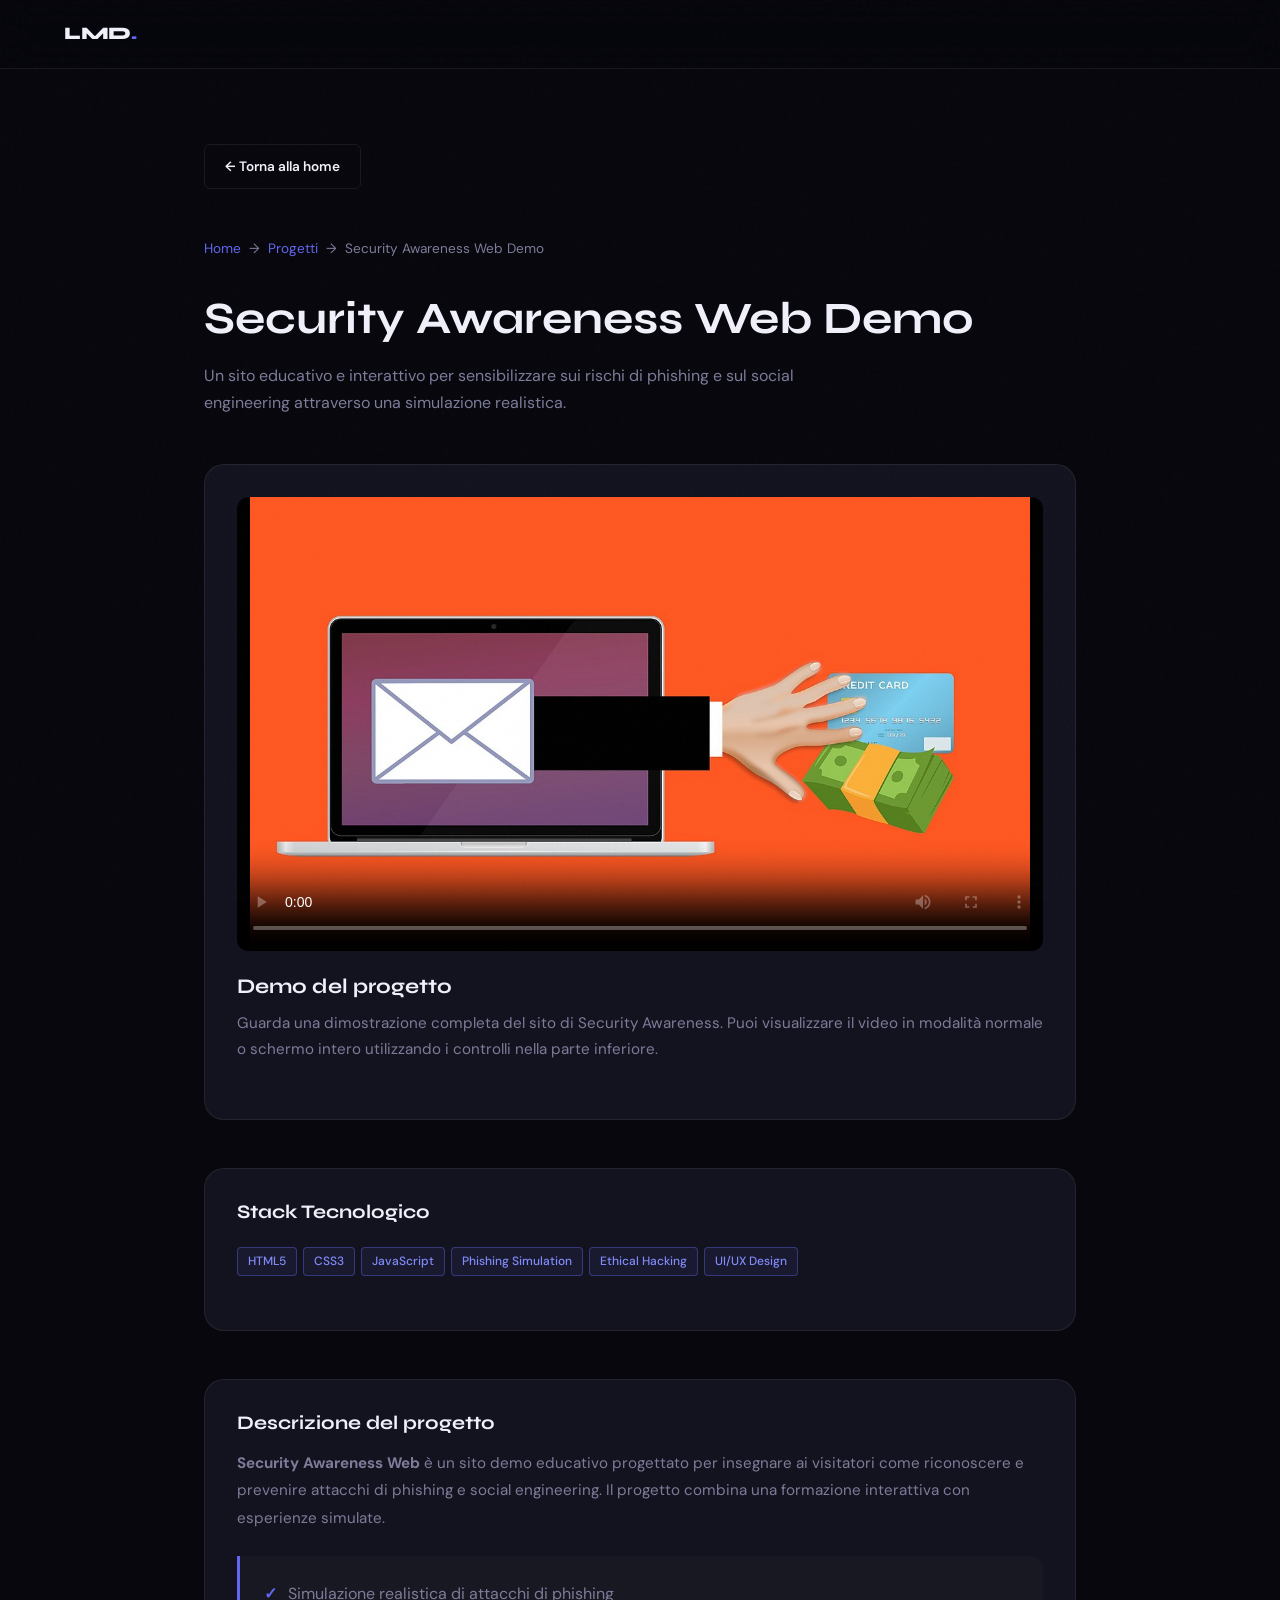
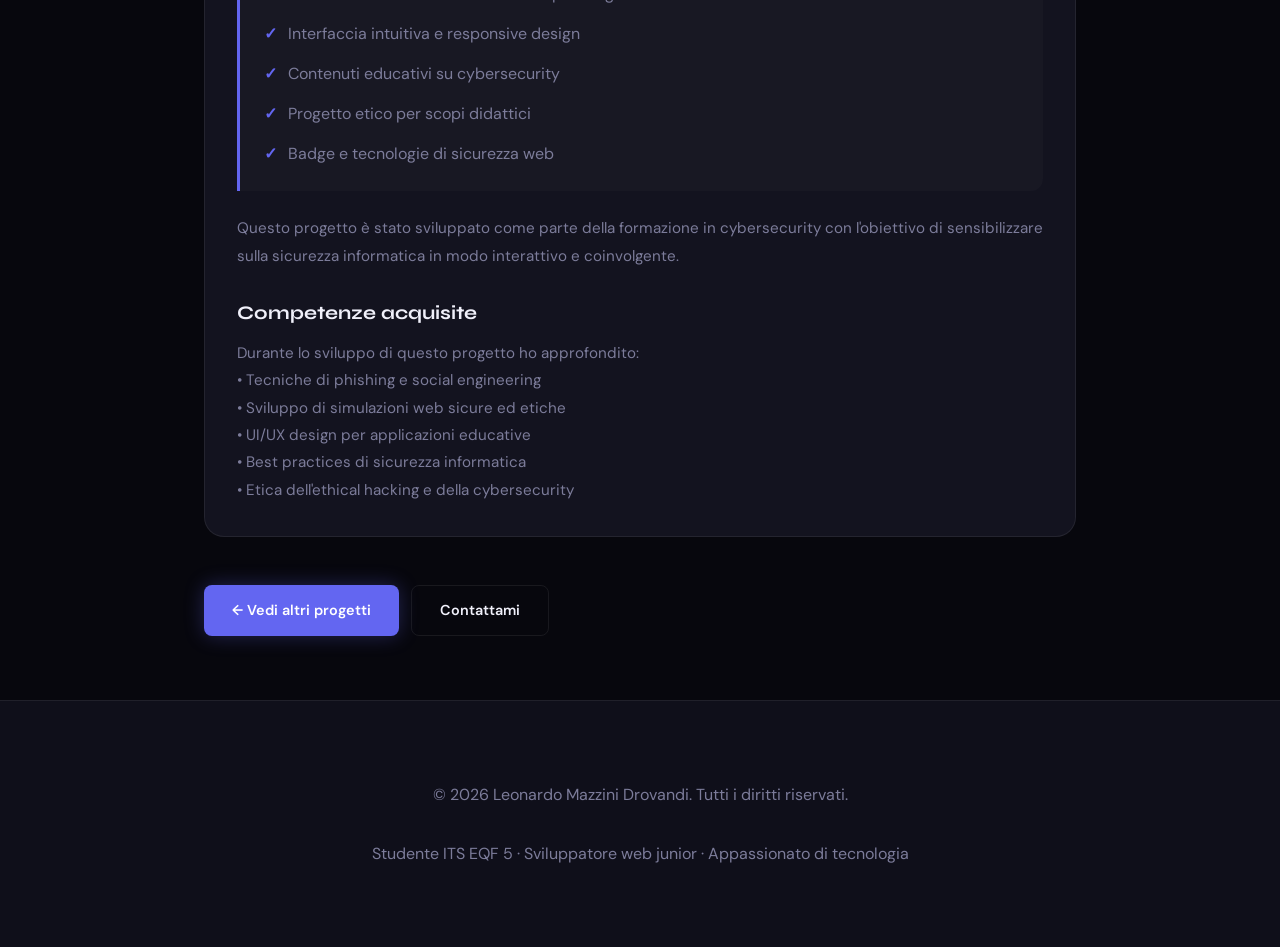
<file: progetto4.html>
<!DOCTYPE html>
<html lang="it">
<head>
    <meta charset="UTF-8">
    <meta name="viewport" content="width=device-width, initial-scale=1.0">
    <title>Security Awareness Web Demo — Leonardo Mazzini Drovandi</title>
    <link rel="stylesheet" href="style.css">
    <link rel="preconnect" href="https://fonts.googleapis.com">
    <link rel="preconnect" href="https://fonts.gstatic.com" crossorigin>
    <link href="https://fonts.googleapis.com/css2?family=Syne:wght@400;600;700;800&family=DM+Sans:ital,opsz,wght@0,9..40,300;0,9..40,400;0,9..40,500;1,9..40,300&display=swap" rel="stylesheet">
	<link rel="icon" type="image/x-icon" href="images/favicon.ico">
</head>
<body>

    <!-- ───── HEADER ───── -->
    <header>
        <a href="index.html" class="logo">LMD<span>.</span></a>
    </header>

    <!-- ───── MAIN ───── -->
    <main>
        <div class="container">
            <!-- Back Button -->
            <a href="index.html" class="back-button">← Torna alla home</a>

            <!-- Breadcrumb -->
            <div class="breadcrumb">
                <a href="index.html">Home</a>
                <span>→</span>
                <a href="index.html#progetti">Progetti</a>
                <span>→</span>
                <span>Security Awareness Web Demo</span>
            </div>

            <!-- Project Header -->
            <div class="project-header">
                <h1 class="project-title">Security Awareness Web Demo</h1>
                <p class="project-subtitle">Un sito educativo e interattivo per sensibilizzare sui rischi di phishing e sul social engineering attraverso una simulazione realistica.</p>
            </div>

            <!-- Video Section -->
            <div class="video-section">
                <div class="video-container">
                    <!-- Sostituisci 'demo-video.mp4' con il percorso del tuo file MP4 -->
                    <video 
                        controls 
                        poster="images/progetto4.png"
                        controlsList="nodownload"
                    >
                        <source src="video/progetto4.mp4" type="video/mp4">
                        Il tuo browser non supporta il tag video. Perfavore aggiorna il browser.
                    </video>
                </div>
                <div class="video-info">
                    <h3>Demo del progetto</h3>
                    <p>Guarda una dimostrazione completa del sito di Security Awareness. Puoi visualizzare il video in modalità normale o schermo intero utilizzando i controlli nella parte inferiore.</p>
                </div>
            </div>

            <!-- Tech Stack -->
            <div class="tech-section">
                <h3>Stack Tecnologico</h3>
                <div class="tech-stack">
                    <span class="tech-tag">HTML5</span>
                    <span class="tech-tag">CSS3</span>
                    <span class="tech-tag">JavaScript</span>
                    <span class="tech-tag">Phishing Simulation</span>
                    <span class="tech-tag">Ethical Hacking</span>
                    <span class="tech-tag">UI/UX Design</span>
                </div>
            </div>

            <!-- Project Description -->
            <div class="description-section">
                <h3>Descrizione del progetto</h3>
                
                <p><strong>Security Awareness Web</strong> è un sito demo educativo progettato per insegnare ai visitatori come riconoscere e prevenire attacchi di phishing e social engineering. Il progetto combina una formazione interattiva con esperienze simulate.</p>

                <div class="features-list">
                    <ul style="list-style: none;">
                        <li>Simulazione realistica di attacchi di phishing</li>
                        <li>Interfaccia intuitiva e responsive design</li>
                        <li>Contenuti educativi su cybersecurity</li>
                        <li>Progetto etico per scopi didattici</li>
                        <li>Badge e tecnologie di sicurezza web</li>
                    </ul>
                </div>

                <p>Questo progetto è stato sviluppato come parte della formazione in cybersecurity con l'obiettivo di sensibilizzare sulla sicurezza informatica in modo interattivo e coinvolgente.</p>

                <h3 style="margin-top: 2rem; margin-bottom: 1rem;">Competenze acquisite</h3>
                <p>
                    Durante lo sviluppo di questo progetto ho approfondito:
                    <br>• Tecniche di phishing e social engineering
                    <br>• Sviluppo di simulazioni web sicure ed etiche
                    <br>• UI/UX design per applicazioni educative
                    <br>• Best practices di sicurezza informatica
                    <br>• Etica dell'ethical hacking e della cybersecurity
                </p>
            </div>

            <!-- Call to Action -->
            <div class="button-group">
                <a href="index.html#progetti" class="btn btn-primary">← Vedi altri progetti</a>
                <a href="index.html#contatti" class="btn btn-secondary">Contattami</a>
            </div>
        </div>
    </main>

    <!-- ───── FOOTER ───── -->
    <footer>
        <p>&copy; 2026 Leonardo Mazzini Drovandi. Tutti i diritti riservati.</p>
        <p>Studente ITS EQF 5 · Sviluppatore web junior · Appassionato di tecnologia</p>
    </footer>

    <!-- ───── HEADER SCROLL EFFECT ───── -->
    <script>
        const header = document.querySelector('header');
        window.addEventListener('scroll', () => {
            header.classList.toggle('scrolled', window.scrollY > 60);
        });
    </script>

</body>
</html>
</file>
<file: style.css>
@import url('https://fonts.googleapis.com/css2?family=Syne:wght@400;600;700;800&family=DM+Sans:ital,opsz,wght@0,9..40,300;0,9..40,400;0,9..40,500;1,9..40,300&display=swap');

:root {
    --bg: #07070d;
    --bg-surface: #0f0f1a;
    --bg-card: #13131f;
    --bg-card-hover: #1a1a28;
    --border: rgba(255,255,255,0.07);
    --border-accent: rgba(99,102,241,0.4);
    --accent: #6366f1;
    --accent-glow: rgba(99,102,241,0.15);
    --accent-bright: #818cf8;
    --accent-2: #06b6d4;
    --text: #f0f0fa;
    --text-muted: #7c7c9a;
    --text-subtle: #4a4a6a;
    --font-display: 'Syne', sans-serif;
    --font-body: 'DM Sans', sans-serif;
    --radius: 12px;
    --radius-lg: 20px;
}

*, *::before, *::after {
    margin: 0; padding: 0;
    box-sizing: border-box;
}

html { scroll-behavior: smooth; }

body {
    font-family: var(--font-body);
    background-color: var(--bg);
    color: var(--text);
    line-height: 1.7;
    overflow-x: hidden;
}

/* ───── SCROLLBAR ───── */
::-webkit-scrollbar { width: 4px; }
::-webkit-scrollbar-track { background: var(--bg); }
::-webkit-scrollbar-thumb { background: var(--accent); border-radius: 2px; }

/* ───── TYPOGRAPHY ───── */
h1, h2, h3, h4 { font-family: var(--font-display); line-height: 1.15; }
h2 { font-size: clamp(2rem, 4vw, 2.8rem); font-weight: 700; text-align: center; margin-bottom: 0.6rem; }
.section-subtitle { text-align: center; color: var(--text-muted); margin-bottom: 4rem; font-size: 1rem; font-weight: 300; }

/* ───── NOISE OVERLAY ───── */
body::before {
    content: '';
    position: fixed; inset: 0;
    background-image: url("data:image/svg+xml,%3Csvg viewBox='0 0 256 256' xmlns='http://www.w3.org/2000/svg'%3E%3Cfilter id='noise'%3E%3CfeTurbulence type='fractalNoise' baseFrequency='0.9' numOctaves='4' stitchTiles='stitch'/%3E%3C/filter%3E%3Crect width='100%25' height='100%25' filter='url(%23noise)' opacity='0.03'/%3E%3C/svg%3E");
    pointer-events: none; z-index: 9999;
    opacity: 0.4;
}

/* ───── NAVIGATION ───── */
header {
    position: fixed; top: 0; width: 100%;
    display: flex; justify-content: space-between; align-items: center;
    padding: 1.2rem 5%;
    background: rgba(7,7,13,0.7);
    backdrop-filter: blur(20px);
    -webkit-backdrop-filter: blur(20px);
    border-bottom: 1px solid var(--border);
    z-index: 1000;
    transition: padding 0.3s;
}

header.scrolled { padding: 0.8rem 5%; }

.logo {
    font-family: var(--font-display);
    font-weight: 800;
    font-size: 1.1rem;
    color: var(--text);
    letter-spacing: -0.02em;
}
.logo span { color: var(--accent); }

.nav-links { list-style: none; display: flex; gap: 8px; }
.nav-links a {
    text-decoration: none;
    color: var(--text-muted);
    font-weight: 500;
    font-size: 0.88rem;
    padding: 6px 14px;
    border-radius: 30px;
    transition: all 0.25s;
    letter-spacing: 0.01em;
}
.nav-links a:hover {
    color: var(--text);
    background: rgba(255,255,255,0.05);
}

.burger { display: none; cursor: pointer; flex-direction: column; gap: 5px; padding: 4px; }
.burger div { width: 24px; height: 2px; background: var(--text); border-radius: 2px; transition: all 0.3s ease; }

.burger.toggle .line1 { transform: rotate(-45deg) translate(-5px, 6px); }
.burger.toggle .line2 { opacity: 0; }
.burger.toggle .line3 { transform: rotate(45deg) translate(-5px, -6px); }

/* ───── SECTIONS ───── */
section { padding: 7rem 5% 5rem; }
.bg-surface { background: var(--bg-surface); }

/* ───── HERO ───── */
.hero {
    min-height: 100vh;
    display: flex; align-items: center; justify-content: center;
    text-align: center;
    position: relative;
    overflow: hidden;
    background: var(--bg);
    padding-top: 0;
}

.hero-orb {
    position: absolute;
    border-radius: 50%;
    filter: blur(80px);
    pointer-events: none;
    animation: orbFloat 8s ease-in-out infinite;
}
.orb-1 {
    width: 500px; height: 500px;
    background: radial-gradient(circle, rgba(99,102,241,0.18) 0%, transparent 70%);
    top: -100px; left: -100px;
}
.orb-2 {
    width: 400px; height: 400px;
    background: radial-gradient(circle, rgba(6,182,212,0.12) 0%, transparent 70%);
    bottom: -80px; right: -80px;
    animation-delay: -4s;
}
.orb-3 {
    width: 300px; height: 300px;
    background: radial-gradient(circle, rgba(99,102,241,0.1) 0%, transparent 70%);
    top: 50%; left: 50%;
    transform: translate(-50%, -50%);
    animation-delay: -2s;
}

@keyframes orbFloat {
    0%, 100% { transform: translate(0, 0); }
    33% { transform: translate(20px, -20px); }
    66% { transform: translate(-15px, 15px); }
}

.hero-grid-lines {
    position: absolute; inset: 0;
    background-image:
        linear-gradient(rgba(99,102,241,0.04) 1px, transparent 1px),
        linear-gradient(90deg, rgba(99,102,241,0.04) 1px, transparent 1px);
    background-size: 60px 60px;
    mask-image: radial-gradient(ellipse at center, black 30%, transparent 75%);
}

.hero-content { position: relative; z-index: 2; }

.hero-badge {
    display: inline-flex; align-items: center; gap: 8px;
    background: rgba(99,102,241,0.1);
    border: 1px solid var(--border-accent);
    color: var(--accent-bright);
    font-size: 0.8rem; font-weight: 500;
    padding: 6px 16px;
    border-radius: 30px;
    margin-bottom: 2rem;
    letter-spacing: 0.05em;
    text-transform: uppercase;
    animation: fadeUp 0.8s ease both;
}

.hero-badge .dot {
    width: 6px; height: 6px;
    background: var(--accent);
    border-radius: 50%;
    animation: pulse 2s infinite;
}

@keyframes pulse { 0%,100% { opacity: 1; } 50% { opacity: 0.3; } }

.hero-content h1 {
    font-size: clamp(3rem, 7vw, 5.5rem);
    font-weight: 800;
    letter-spacing: -0.04em;
    line-height: 1.05;
    margin-bottom: 1.2rem;
    animation: fadeUp 0.8s 0.1s ease both;
}

.hero-content h1 .highlight {
    background: linear-gradient(135deg, var(--accent) 0%, var(--accent-2) 100%);
    -webkit-background-clip: text;
    -webkit-text-fill-color: transparent;
    background-clip: text;
}

.hero-subtitle {
    font-size: clamp(1.1rem, 2.5vw, 1.4rem);
    color: var(--text-muted);
    font-weight: 300;
    margin-bottom: 1.5rem;
    animation: fadeUp 0.8s 0.2s ease both;
}

.hero-desc {
    max-width: 560px;
    margin: 0 auto 2.5rem;
    color: var(--text-muted);
    font-size: 1rem;
    animation: fadeUp 0.8s 0.3s ease both;
}

.tags {
    display: flex; flex-wrap: wrap; justify-content: center; gap: 8px;
    margin-bottom: 2.5rem;
    animation: fadeUp 0.8s 0.4s ease both;
}
.tags span {
    background: rgba(255,255,255,0.04);
    border: 1px solid var(--border);
    color: var(--text-muted);
    padding: 5px 14px;
    border-radius: 20px;
    font-size: 0.82rem; font-weight: 500;
}

.cta-buttons {
    display: flex; flex-wrap: wrap; justify-content: center; gap: 12px;
    animation: fadeUp 0.8s 0.5s ease both;
}

.btn {
    display: inline-flex; align-items: center; gap: 8px;
    padding: 12px 28px;
    border-radius: 8px;
    text-decoration: none;
    font-weight: 600;
    font-size: 0.9rem;
    transition: all 0.25s;
    font-family: var(--font-body);
}
.btn-primary {
    background: var(--accent);
    color: #fff;
    box-shadow: 0 0 20px rgba(99,102,241,0.3);
}
.btn-primary:hover {
    background: var(--accent-bright);
    box-shadow: 0 0 30px rgba(99,102,241,0.5);
    transform: translateY(-2px);
}
.btn-secondary {
    background: transparent;
    color: var(--text);
    border: 1px solid var(--border);
}
.btn-secondary:hover {
    border-color: rgba(255,255,255,0.2);
    background: rgba(255,255,255,0.05);
    transform: translateY(-2px);
}

.hero-scroll {
    position: absolute; bottom: 2rem; left: 50%; transform: translateX(-50%);
    display: flex; flex-direction: column; align-items: center; gap: 8px;
    color: var(--text-subtle); font-size: 0.75rem; letter-spacing: 0.1em;
    text-transform: uppercase; animation: fadeIn 1s 1s ease both;
}
.scroll-line {
    width: 1px; height: 40px;
    background: linear-gradient(to bottom, var(--accent), transparent);
    animation: scrollPulse 2s ease-in-out infinite;
}
@keyframes scrollPulse { 0%,100% { opacity: 0.3; } 50% { opacity: 1; } }

/* ───── ABOUT ───── */
.about-grid {
    display: grid; grid-template-columns: 1fr 1fr; gap: 2rem;
}

.glass-card {
    background: var(--bg-card);
    border: 1px solid var(--border);
    border-radius: var(--radius-lg);
    padding: 2.2rem;
    transition: border-color 0.3s, transform 0.3s;
}
.glass-card:hover {
    border-color: var(--border-accent);
    transform: translateY(-4px);
}
.glass-card h3 {
    font-size: 1.3rem; font-weight: 700; margin-bottom: 1.5rem;
    color: var(--text);
}

.percorso-list { list-style: none; display: flex; flex-direction: column; gap: 1rem; }
.percorso-list li {
    display: flex; align-items: center; gap: 14px;
    background: rgba(255,255,255,0.03);
    border: 1px solid var(--border);
    border-radius: var(--radius);
    padding: 14px 16px;
    transition: border-color 0.3s;
}
.percorso-list li:hover { border-color: var(--border-accent); }
.percorso-list img { width: 28px; height: 28px; object-fit: contain; filter: brightness(0.9); }
.percorso-text strong { display: block; color: var(--text); font-weight: 600; font-size: 0.9rem; }
.percorso-text { font-size: 0.82rem; color: var(--text-muted); line-height: 1.5; }

.interessi-list {
    display: flex; flex-wrap: wrap; gap: 8px;
    margin-bottom: 1.8rem;
}
.interesse-item {
    background: rgba(99,102,241,0.08);
    border: 1px solid var(--border-accent);
    color: var(--accent-bright);
    padding: 6px 14px;
    border-radius: 20px;
    font-size: 0.82rem; font-weight: 500;
}

.soft-skills-box {
    background: rgba(255,255,255,0.02);
    border: 1px solid var(--border);
    border-radius: var(--radius);
    padding: 1.4rem;
}
.soft-skills-box h4 { font-size: 0.85rem; text-transform: uppercase; letter-spacing: 0.08em; color: var(--text-muted); margin-bottom: 1rem; }
.soft-skills-list { list-style: none; }
.soft-skills-list li { display: flex; align-items: center; gap: 10px; padding: 8px 0; color: var(--text-muted); font-size: 0.9rem; border-bottom: 1px solid var(--border); }
.soft-skills-list li:last-child { border-bottom: none; }
.soft-skills-list .check { color: var(--accent); font-weight: bold; font-size: 1rem; }

/* ───── SKILLS ───── */
.skills-grid {
    display: grid;
    grid-template-columns: repeat(auto-fit, minmax(260px, 1fr));
    gap: 1.5rem;
}

.skill-box {
    background: var(--bg-card);
    border: 1px solid var(--border);
    border-radius: var(--radius-lg);
    padding: 2rem;
    transition: border-color 0.3s, transform 0.3s;
}
.skill-box:hover {
    border-color: var(--border-accent);
    transform: translateY(-4px);
}
.skill-box-title {
    font-family: var(--font-display);
    font-size: 1rem; font-weight: 700;
    text-transform: uppercase; letter-spacing: 0.08em;
    color: var(--accent-bright);
    margin-bottom: 1.6rem;
    display: flex; align-items: center; gap: 8px;
}
.skill-box-title::before {
    content: '';
    width: 20px; height: 2px;
    background: var(--accent);
    border-radius: 2px;
}

.skill-item { margin-bottom: 1.2rem; }
.skill-item:last-child { margin-bottom: 0; }
.skill-name {
    display: flex; justify-content: space-between;
    font-size: 0.88rem; color: var(--text-muted);
    margin-bottom: 8px;
}
.skill-name .pct { color: var(--text-subtle); font-size: 0.8rem; }

.progress-bar-bg {
    width: 100%; height: 3px;
    background: rgba(255,255,255,0.06);
    border-radius: 2px; overflow: hidden;
}
.progress-bar-fill {
    height: 100%;
    background: linear-gradient(90deg, var(--accent) 0%, var(--accent-2) 100%);
    border-radius: 2px;
    width: 0;
    transition: width 1.2s cubic-bezier(0.4, 0, 0.2, 1);
}

/* ───── PROJECTS ───── */
.projects-grid {
    display: grid;
    grid-template-columns: repeat(auto-fit, minmax(320px, 1fr));
    gap: 1.5rem;
}

.project-card {
    background: var(--bg-card);
    border: 1px solid var(--border);
    border-radius: var(--radius-lg);
    overflow: hidden;
    display: flex; flex-direction: column;
    transition: border-color 0.3s, transform 0.3s;
}
.project-card:hover {
    border-color: var(--border-accent);
    transform: translateY(-6px);
}

.project-img-wrap {
    position: relative; overflow: hidden;
    height: 200px;
}
.project-img {
    width: 100%; height: 100%;
    object-fit: cover;
    transition: transform 0.5s ease;
    filter: brightness(0.8);
}
.project-card:hover .project-img { transform: scale(1.05); filter: brightness(0.9); }

.project-img-overlay {
    position: absolute; inset: 0;
    background: linear-gradient(to bottom, transparent 40%, rgba(19,19,31,0.9) 100%);
}

.project-content {
    padding: 1.8rem;
    display: flex; flex-direction: column; flex-grow: 1;
}
.project-content h3 {
    font-size: 1.1rem; font-weight: 700; color: var(--text);
    margin-bottom: 0.7rem;
}
.project-content p {
    color: var(--text-muted); font-size: 0.88rem;
    line-height: 1.65; margin-bottom: 1.2rem;
    flex-grow: 1;
}
.tech-stack {
    display: flex; flex-wrap: wrap; gap: 6px;
    margin-bottom: 1.4rem;
}
.tech-stack span {
    background: rgba(99,102,241,0.08);
    border: 1px solid var(--border-accent);
    color: var(--accent-bright);
    padding: 3px 10px;
    border-radius: 4px;
    font-size: 0.75rem; font-weight: 500;
}

.btn-github {
    display: inline-flex; align-items: center; gap: 6px;
    padding: 8px 18px;
    border: 1px solid var(--border);
    color: var(--text);
    background: transparent;
    text-decoration: none;
    border-radius: 6px;
    font-weight: 600; font-size: 0.82rem;
    align-self: flex-start;
    transition: all 0.25s;
}
.btn-github:hover {
    background: var(--accent);
    border-color: var(--accent);
    color: #fff;
    box-shadow: 0 0 15px rgba(99,102,241,0.3);
}

.edu-grid {
    display: grid;
    grid-template-columns: repeat(2, 1fr); 
    gap: 1.5rem;
}

.edu-card {
    background: var(--bg-card);
    border: 1px solid var(--border);
    border-radius: var(--radius-lg);
    padding: 2.2rem;
    transition: border-color 0.3s, transform 0.3s;
    display: flex; flex-direction: column;
}
.edu-card:hover {
    border-color: var(--border-accent);
    transform: translateY(-4px);
}
.edu-icon { width: 40px; height: 40px; object-fit: contain; margin-bottom: 1.4rem; filter: brightness(0.9); }
.edu-title { font-size: 1.1rem; font-weight: 700; color: var(--text); margin-bottom: 8px; line-height: 1.35; }
.edu-institution { color: var(--accent-bright); font-size: 0.88rem; font-weight: 500; margin-bottom: 4px; }
.edu-date { color: var(--text-subtle); font-size: 0.8rem; margin-bottom: 1.2rem; }
.edu-desc { color: var(--text-muted); font-size: 0.88rem; line-height: 1.6; margin-bottom: 1.6rem; flex-grow: 1; }
.edu-tags { display: flex; flex-wrap: wrap; gap: 6px; margin-top: auto; }
.edu-tag {
    background: rgba(6,182,212,0.08);
    border: 1px solid rgba(6,182,212,0.2);
    color: var(--accent-2);
    padding: 4px 12px;
    border-radius: 20px;
    font-size: 0.75rem; font-weight: 600;
}

.cert-box {
    background: rgba(255,255,255,0.02);
    border: 1px solid var(--border);
    border-left: 3px solid var(--accent);
    border-radius: 0 var(--radius) var(--radius) 0;
    padding: 1.2rem 1.4rem;
    margin-bottom: 1rem;
    display: flex; flex-direction: column; gap: 6px;
    transition: border-color 0.3s;
}
.cert-box:hover { border-color: var(--border-accent); border-left-color: var(--accent-bright); }
.cert-box strong { color: var(--text); font-size: 0.88rem; }
.cert-box span { color: var(--text-muted); font-size: 0.8rem; }

/* ───── OS SECTION ───── */
.os-section-header { text-align: center; margin-bottom: 3.5rem; }
.os-main-title { color: var(--text); }

.os-grid {
    display: grid;
    grid-template-columns: repeat(auto-fit, minmax(260px, 1fr));
    gap: 1.5rem;
}

.os-card {
    background: var(--bg-card);
    border: 1px solid var(--border);
    border-radius: var(--radius-lg);
    padding: 2rem;
    transition: border-color 0.3s, transform 0.3s;
}
.os-card:hover {
    border-color: var(--border-accent);
    transform: translateY(-4px);
}
.os-card-header {
    display: flex; justify-content: space-between; align-items: center;
    margin-bottom: 1.4rem;
}
.os-card-header h4 { font-size: 1rem; font-weight: 700; color: var(--text); }
.os-icon-img { width: 32px; height: 32px; object-fit: contain; opacity: 0.7; }
.os-list { display: flex; flex-direction: column; gap: 8px; }
.os-item {
    background: rgba(255,255,255,0.03);
    border: 1px solid var(--border);
    border-radius: 6px;
    padding: 10px 14px;
    font-size: 0.88rem; color: var(--text-muted);
    transition: border-color 0.2s, color 0.2s;
}
.os-item:hover { border-color: var(--border-accent); color: var(--text); }

/* ───── FOOTER ───── */
footer {
    background: var(--bg-surface);
    border-top: 1px solid var(--border);
    text-align: center;
    padding: 5rem 5% 3rem;
}
footer h2 { color: var(--text); margin-bottom: 1rem; }
footer > p { color: var(--text-muted); margin-bottom: 2rem; }

.footer-links { display: flex; justify-content: center; gap: 12px; flex-wrap: wrap; margin-bottom: 3rem; }

.contact-references {
    display: flex;
    justify-content: center;
    gap: 2rem;
    flex-wrap: wrap;
    margin-bottom: 3rem;
    padding: 1.5rem 0;
    border-top: 1px solid var(--border);
    border-bottom: 1px solid var(--border);
}

.contact-link {
    display: inline-flex;
    align-items: center;
    gap: 8px;
    color: var(--text-muted);
    text-decoration: none;
    font-size: 0.9rem;
    transition: all 0.3s;
    padding: 8px 12px;
    border-radius: 6px;
}

.contact-link:hover {
    color: var(--accent-bright);
    background: rgba(99,102,241,0.08);
}

.contact-icon {
    font-size: 1.1rem;
    opacity: 0.7;
}

.footer-bottom {
    border-top: 1px solid var(--border);
    padding-top: 2rem;
    color: var(--text-subtle);
    font-size: 0.82rem;
}
.footer-bottom p { margin-bottom: 4px; }

/* ───── SECTION LABEL ───── */
.section-label {
    text-align: center;
    font-size: 0.75rem; text-transform: uppercase; letter-spacing: 0.15em;
    color: var(--accent); font-weight: 600;
    margin-bottom: 0.6rem;
}

/* ───── ANIMATIONS ───── */
@keyframes fadeUp {
    from { opacity: 0; transform: translateY(24px); }
    to { opacity: 1; transform: translateY(0); }
}
@keyframes fadeIn {
    from { opacity: 0; } to { opacity: 1; }
}

.reveal {
    opacity: 0; transform: translateY(28px);
    transition: opacity 0.6s ease, transform 0.6s ease;
}
.reveal.visible {
    opacity: 1; transform: translateY(0);
}
.reveal-delay-1 { transition-delay: 0.1s; }
.reveal-delay-2 { transition-delay: 0.2s; }
.reveal-delay-3 { transition-delay: 0.3s; }
.reveal-delay-4 { transition-delay: 0.4s; }

/* ───── PROJECT DEMO PAGE ───── */
.logo {
    text-decoration: none;
    display: flex;
    align-items: center;
}

main {
    padding-top: 80px;
    min-height: 100vh;
    background: var(--bg);
}

.container {
    max-width: 1000px;
    margin: 0 auto;
    padding: 4rem 5%;
}

.breadcrumb {
    font-size: 0.85rem;
    color: var(--text-muted);
    margin-bottom: 2rem;
    display: flex;
    align-items: center;
    gap: 8px;
}

.breadcrumb a {
    color: var(--accent);
    text-decoration: none;
    transition: color 0.3s;
}

.breadcrumb a:hover { color: var(--accent-bright); }

.project-header {
    margin-bottom: 3rem;
}

.project-title {
    font-size: clamp(2rem, 4vw, 2.8rem);
    font-weight: 700;
    color: var(--text);
    margin-bottom: 1rem;
    line-height: 1.2;
}

.project-subtitle {
    font-size: 1rem;
    color: var(--text-muted);
    max-width: 600px;
}

.video-section {
    background: var(--bg-card);
    border: 1px solid var(--border);
    border-radius: var(--radius-lg);
    padding: 2rem;
    margin-bottom: 3rem;
    overflow: hidden;
}

.video-container {
    position: relative;
    width: 100%;
    aspect-ratio: 16 / 9;
    background: #000;
    border-radius: var(--radius);
    overflow: hidden;
    margin-bottom: 1.5rem;
}

.video-container video {
    width: 100%;
    height: 100%;
    display: block;
}

.video-info {
    margin-bottom: 1.5rem;
}

.video-info h3 {
    font-size: 1.3rem;
    font-weight: 700;
    color: var(--text);
    margin-bottom: 0.8rem;
}

.video-info p {
    color: var(--text-muted);
    font-size: 0.95rem;
    line-height: 1.7;
}

.tech-section {
    background: var(--bg-card);
    border: 1px solid var(--border);
    border-radius: var(--radius-lg);
    padding: 2rem;
    margin-bottom: 3rem;
}

.tech-section h3 {
    font-size: 1.2rem;
    font-weight: 700;
    color: var(--text);
    margin-bottom: 1.5rem;
}

.tech-tag {
    background: rgba(99,102,241,0.08);
    border: 1px solid var(--border-accent);
    color: var(--accent-bright);
    padding: 8px 16px;
    border-radius: 6px;
    font-size: 0.85rem;
    font-weight: 500;
    transition: all 0.3s;
    display: inline-block;
}

.tech-tag:hover {
    background: rgba(99,102,241,0.15);
    border-color: var(--accent-bright);
}

.description-section {
    background: var(--bg-card);
    border: 1px solid var(--border);
    border-radius: var(--radius-lg);
    padding: 2rem;
    margin-bottom: 3rem;
}

.description-section h3 {
    font-size: 1.2rem;
    font-weight: 700;
    color: var(--text);
    margin-bottom: 1rem;
}

.description-section p {
    color: var(--text-muted);
    font-size: 0.95rem;
    line-height: 1.8;
    margin-bottom: 1rem;
}

.description-section p:last-child { margin-bottom: 0; }

.features-list {
    background: rgba(255,255,255,0.02);
    border-left: 3px solid var(--accent);
    border-radius: 0 var(--radius) var(--radius) 0;
    padding: 1.5rem;
    margin: 1.5rem 0;
}

.features-list li {
    color: var(--text-muted);
    margin-bottom: 0.8rem;
    padding-left: 1.5rem;
    position: relative;
}

.features-list li:before {
    content: "✓";
    position: absolute;
    left: 0;
    color: var(--accent);
    font-weight: bold;
}

.features-list li:last-child { margin-bottom: 0; }

.button-group {
    display: flex;
    flex-wrap: wrap;
    gap: 12px;
    margin-top: 2rem;
}

.back-button {
    display: inline-flex;
    align-items: center;
    gap: 6px;
    padding: 10px 20px;
    border: 1px solid var(--border);
    color: var(--text);
    background: transparent;
    text-decoration: none;
    border-radius: 6px;
    font-weight: 600;
    font-size: 0.85rem;
    transition: all 0.25s;
    margin-bottom: 3rem;
}

.back-button:hover {
    background: var(--accent);
    border-color: var(--accent);
    color: #fff;
    box-shadow: 0 0 15px rgba(99,102,241,0.3);
}

.cert-card {
    grid-column: 1 / -1; 
}

.cert-grid {
    display: grid;
    grid-template-columns: repeat(auto-fit, minmax(300px, 1fr));
    gap: 1.2rem;
    margin-top: 1.5rem;
}

.cert-box {
    margin-bottom: 0;
    height: 100%;
    justify-content: space-between;
}


/* ───── RESPONSIVE ───── */
@media screen and (max-width: 900px) {
    .about-grid { grid-template-columns: 1fr; }
}

@media screen and (max-width: 768px) {
    .nav-links {
        position: fixed;
        top: 0; right: 0; bottom: 0;
        width: 70%;
        background: rgba(13,13,20,0.97);
        backdrop-filter: blur(20px);
        flex-direction: column;
        align-items: center; justify-content: center;
        gap: 8px;
        transform: translateX(100%);
        transition: transform 0.35s cubic-bezier(0.4,0,0.2,1);
        border-left: 1px solid var(--border);
    }
    .nav-links.nav-active { transform: translateX(0); }
    .nav-links a { font-size: 1.1rem; padding: 10px 28px; }
    .burger { display: flex; }
    .hero-content h1 { font-size: clamp(2.4rem, 8vw, 3.5rem); }
    section { padding: 5rem 5% 4rem; }

    .container { padding: 2rem 5%; }
    .project-title { font-size: clamp(1.5rem, 3vw, 2rem); }
    .button-group { flex-direction: column; }
    .btn { width: 100%; }
    .tech-section, .description-section, .video-section { padding: 1.5rem; }
}

@media screen and (max-width: 500px) {
    .cta-buttons { flex-direction: column; align-items: center; }
    .btn { width: 100%; justify-content: center; }

    header { padding: 1rem 5%; }
    .container { padding: 1.5rem 5%; }
    .video-container { aspect-ratio: 16 / 9; }
}
</file>
